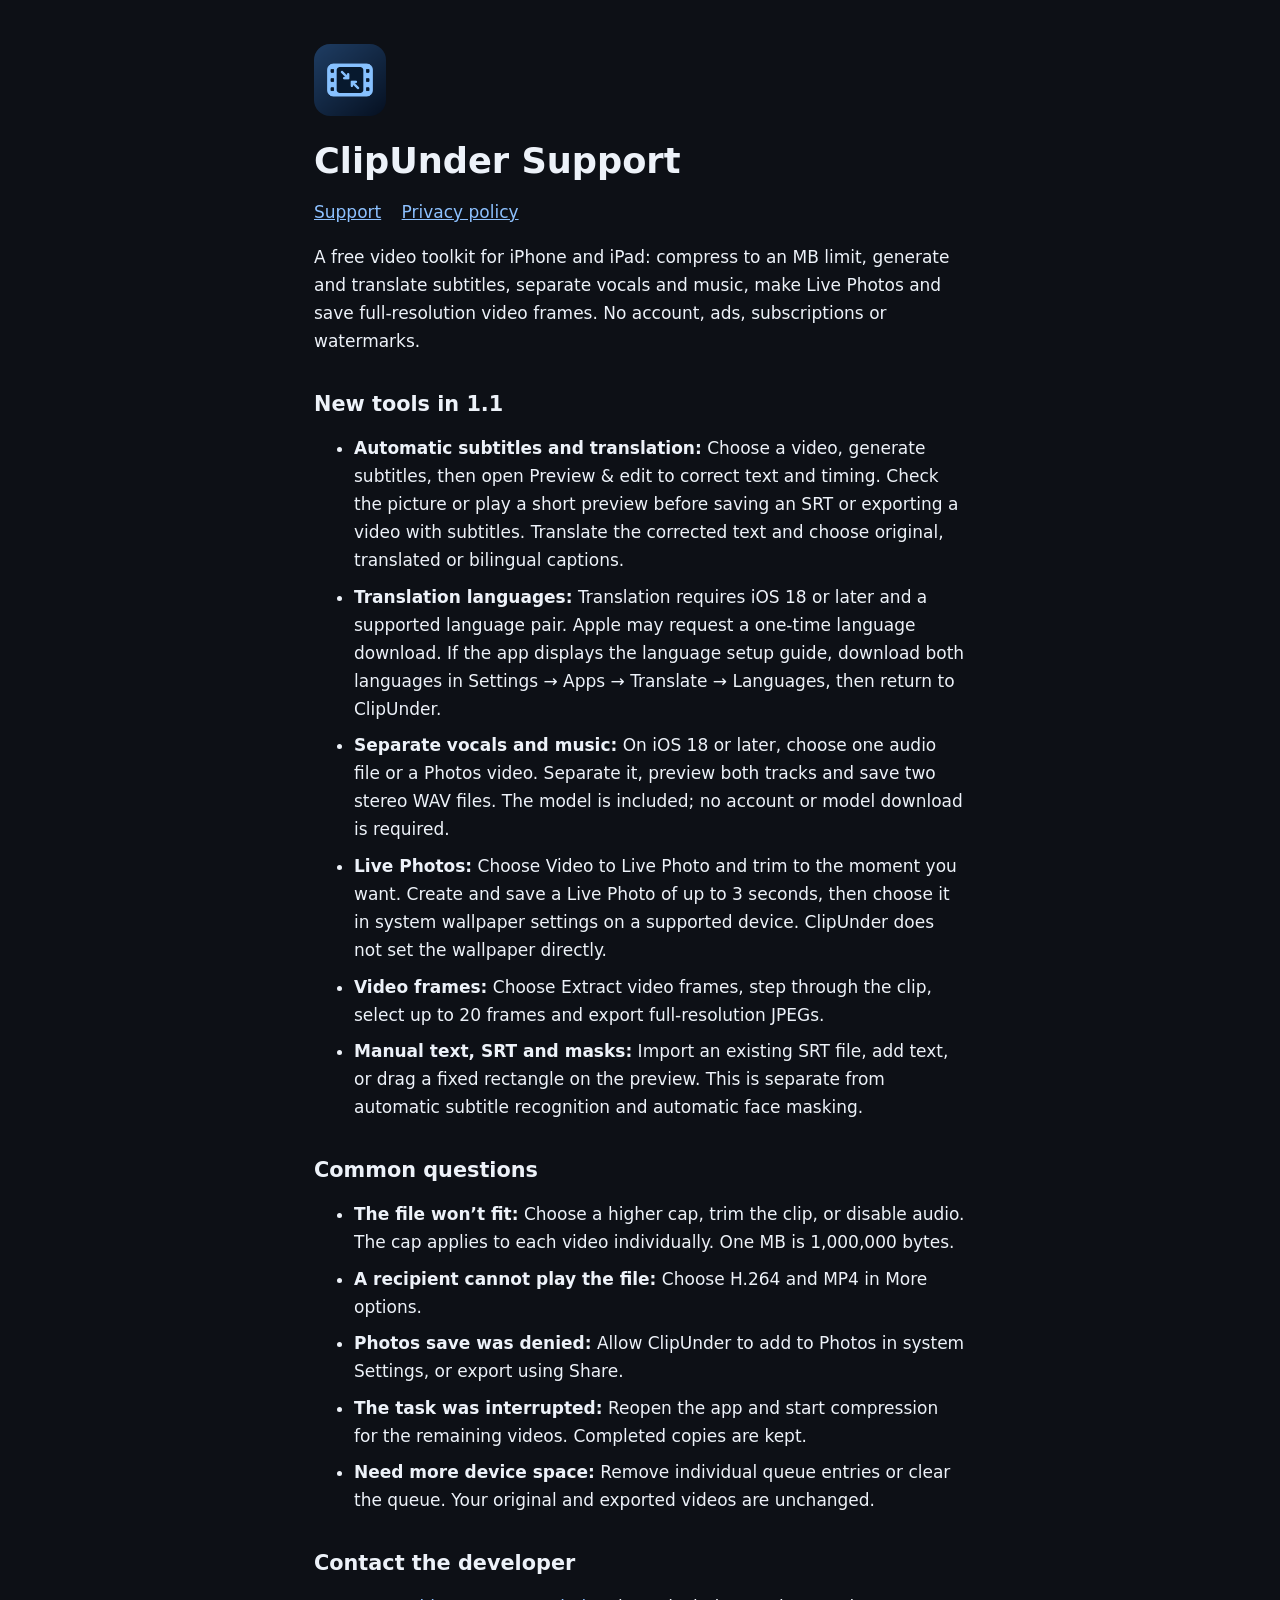
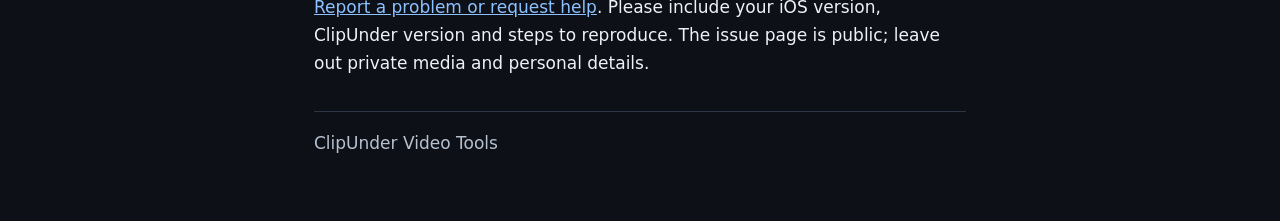
<file: index.html>
<!doctype html>
<html lang="en"><meta charset="utf-8"><meta name="viewport" content="width=device-width, initial-scale=1"><title>ClipUnder Support · ClipUnder</title><link rel="stylesheet" href="style.css"><main>
<img src="app-icon.png" alt="ClipUnder app icon"><h1>ClipUnder Support</h1>
<nav aria-label="ClipUnder links"><a href="index.html">Support</a><a href="privacy.html">Privacy policy</a></nav>
<p>A free video toolkit for iPhone and iPad: compress to an MB limit, generate and translate subtitles, separate vocals and music, make Live Photos and save full-resolution video frames. No account, ads, subscriptions or watermarks.</p>
<h2>New tools in 1.1</h2>
<ul><li><strong>Automatic subtitles and translation:</strong> Choose a video, generate subtitles, then open Preview &amp; edit to correct text and timing. Check the picture or play a short preview before saving an SRT or exporting a video with subtitles. Translate the corrected text and choose original, translated or bilingual captions.</li>
<li><strong>Translation languages:</strong> Translation requires iOS 18 or later and a supported language pair. Apple may request a one-time language download. If the app displays the language setup guide, download both languages in Settings → Apps → Translate → Languages, then return to ClipUnder.</li>
<li><strong>Separate vocals and music:</strong> On iOS 18 or later, choose one audio file or a Photos video. Separate it, preview both tracks and save two stereo WAV files. The model is included; no account or model download is required.</li>
<li><strong>Live Photos:</strong> Choose Video to Live Photo and trim to the moment you want. Create and save a Live Photo of up to 3 seconds, then choose it in system wallpaper settings on a supported device. ClipUnder does not set the wallpaper directly.</li>
<li><strong>Video frames:</strong> Choose Extract video frames, step through the clip, select up to 20 frames and export full-resolution JPEGs.</li>
<li><strong>Manual text, SRT and masks:</strong> Import an existing SRT file, add text, or drag a fixed rectangle on the preview. This is separate from automatic subtitle recognition and automatic face masking.</li></ul>
<h2>Common questions</h2><ul><li><strong>The file won’t fit:</strong> Choose a higher cap, trim the clip, or disable audio. The cap applies to each video individually. One MB is 1,000,000 bytes.</li><li><strong>A recipient cannot play the file:</strong> Choose H.264 and MP4 in More options.</li><li><strong>Photos save was denied:</strong> Allow ClipUnder to add to Photos in system Settings, or export using Share.</li><li><strong>The task was interrupted:</strong> Reopen the app and start compression for the remaining videos. Completed copies are kept.</li><li><strong>Need more device space:</strong> Remove individual queue entries or clear the queue. Your original and exported videos are unchanged.</li></ul>
<h2>Contact the developer</h2>
<p><a href="https://github.com/wanwanyahoo/clipunder-support/issues/new">Report a problem or request help</a>. Please include your iOS version, ClipUnder version and steps to reproduce. The issue page is public; leave out private media and personal details.</p>
<footer>ClipUnder Video Tools</footer></main></html>
</file>
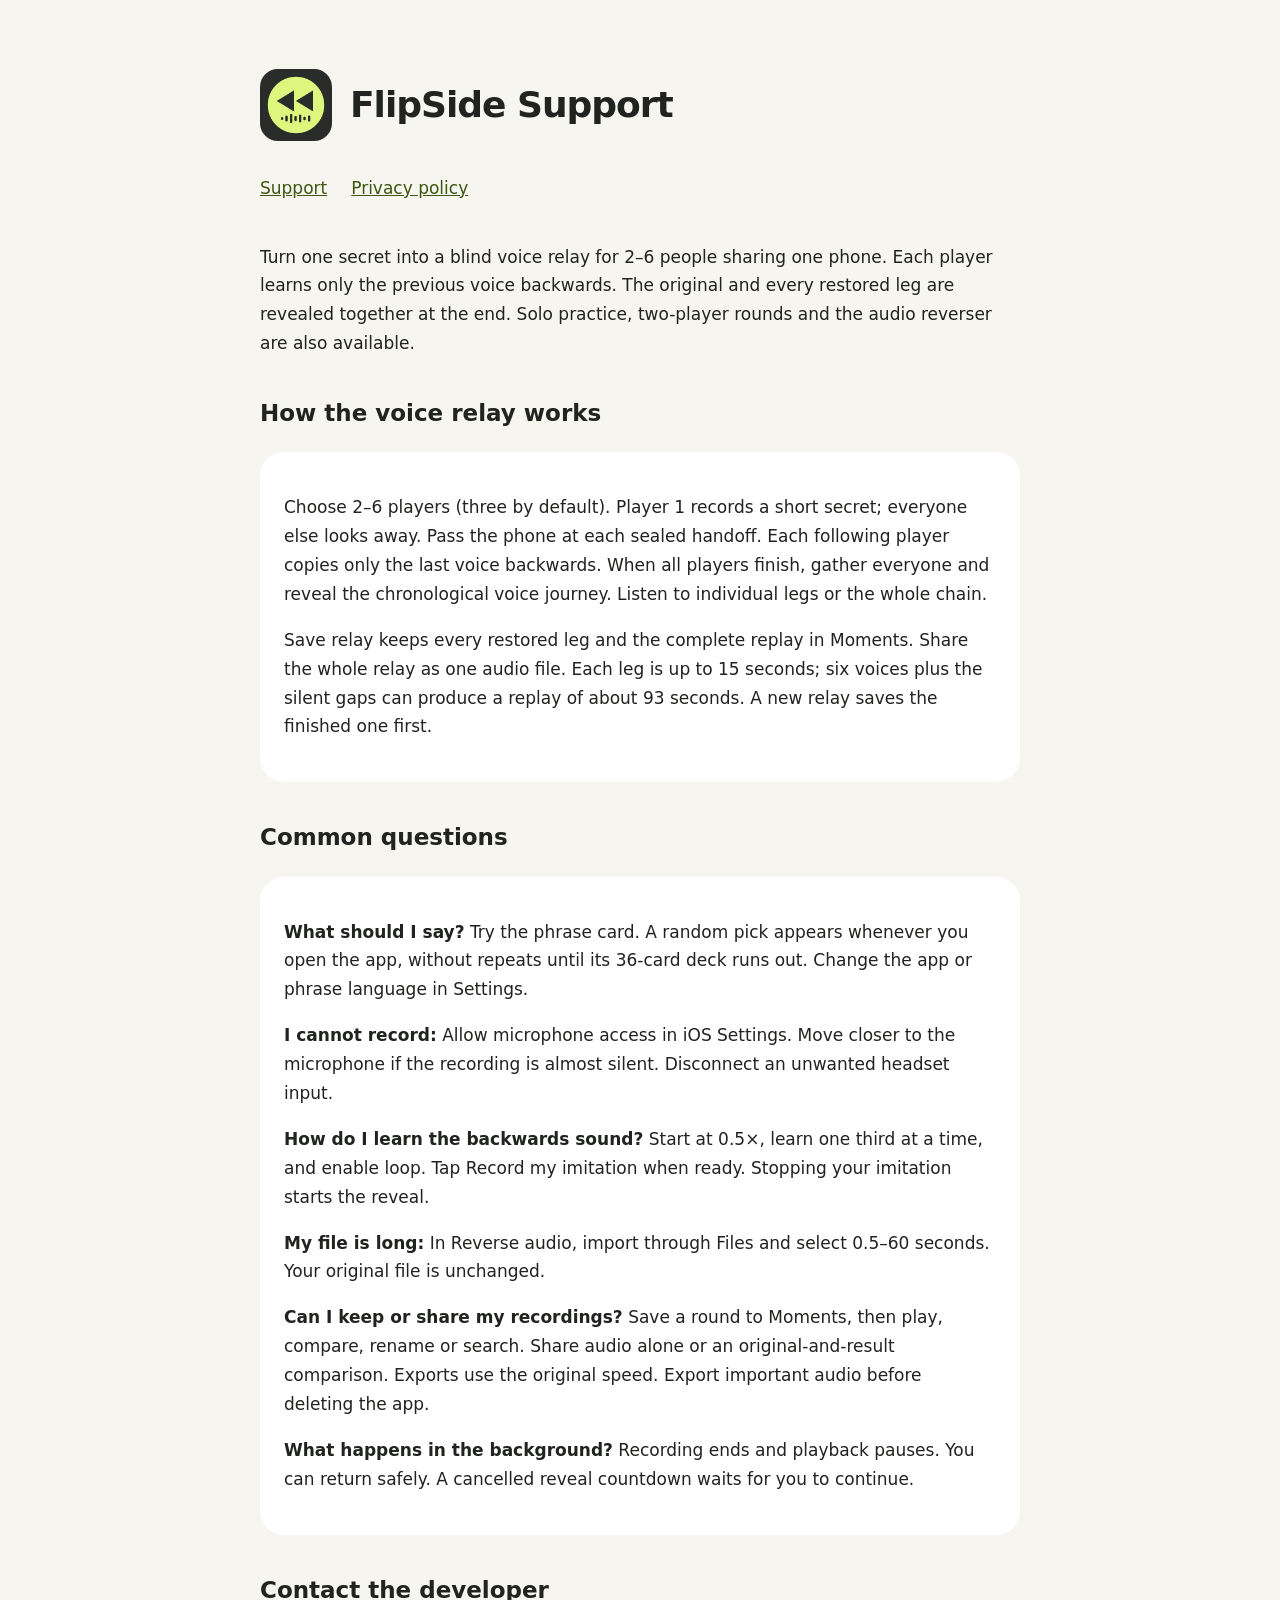
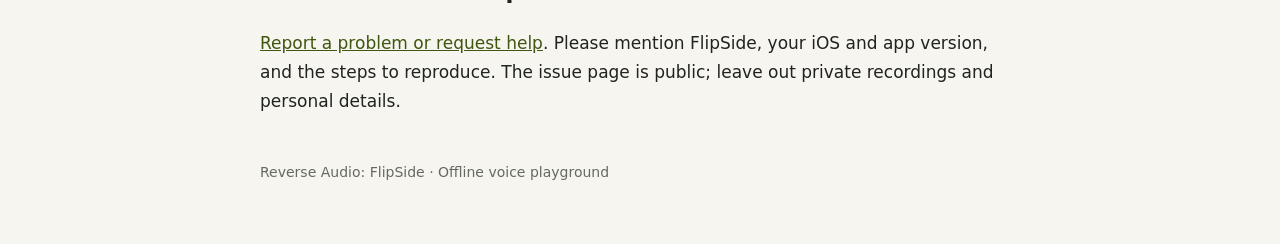
<file: flipside/index.html>
<!doctype html><html lang="en"><meta charset="utf-8"><meta name="viewport" content="width=device-width,initial-scale=1"><title>FlipSide Support · Reverse Audio: FlipSide</title><style>body{margin:0;background:#f6f5ef;color:#20231f;font:17px/1.7 system-ui,-apple-system,sans-serif}main{max-width:760px;margin:60px auto;padding:0 24px}a{color:#3f5610}header{display:flex;align-items:center;gap:18px}header img{width:72px;height:72px;border-radius:18px}h1{font-size:36px;line-height:1.15;letter-spacing:-1px}h2{font-size:23px;margin-top:36px}nav{display:flex;gap:24px;margin:24px 0 40px}.card{padding:24px;background:white;border-radius:24px}footer{font-size:14px;color:#65695e;margin:45px 0}strong{font-weight:650}</style><main><header><img src="app-icon.png" alt="FlipSide rewind and waveform icon"><h1>FlipSide Support</h1></header><nav><a href="index.html">Support</a><a href="privacy.html">Privacy policy</a></nav><p>Turn one secret into a blind voice relay for 2–6 people sharing one phone. Each player learns only the previous voice backwards. The original and every restored leg are revealed together at the end. Solo practice, two-player rounds and the audio reverser are also available.</p><h2>How the voice relay works</h2><div class="card"><p>Choose 2–6 players (three by default). Player 1 records a short secret; everyone else looks away. Pass the phone at each sealed handoff. Each following player copies only the last voice backwards. When all players finish, gather everyone and reveal the chronological voice journey. Listen to individual legs or the whole chain.</p><p>Save relay keeps every restored leg and the complete replay in Moments. Share the whole relay as one audio file. Each leg is up to 15 seconds; six voices plus the silent gaps can produce a replay of about 93 seconds. A new relay saves the finished one first.</p></div><h2>Common questions</h2><div class="card"><p><strong>What should I say?</strong> Try the phrase card. A random pick appears whenever you open the app, without repeats until its 36-card deck runs out. Change the app or phrase language in Settings.</p><p><strong>I cannot record:</strong> Allow microphone access in iOS Settings. Move closer to the microphone if the recording is almost silent. Disconnect an unwanted headset input.</p><p><strong>How do I learn the backwards sound?</strong> Start at 0.5×, learn one third at a time, and enable loop. Tap Record my imitation when ready. Stopping your imitation starts the reveal.</p><p><strong>My file is long:</strong> In Reverse audio, import through Files and select 0.5–60 seconds. Your original file is unchanged.</p><p><strong>Can I keep or share my recordings?</strong> Save a round to Moments, then play, compare, rename or search. Share audio alone or an original-and-result comparison. Exports use the original speed. Export important audio before deleting the app.</p><p><strong>What happens in the background?</strong> Recording ends and playback pauses. You can return safely. A cancelled reveal countdown waits for you to continue.</p></div><h2>Contact the developer</h2><p><a href="https://github.com/wanwanyahoo/clipunder-support/issues/new?title=FlipSide%20support">Report a problem or request help</a>. Please mention FlipSide, your iOS and app version, and the steps to reproduce. The issue page is public; leave out private recordings and personal details.</p><footer>Reverse Audio: FlipSide · Offline voice playground</footer></main></html>
</file>
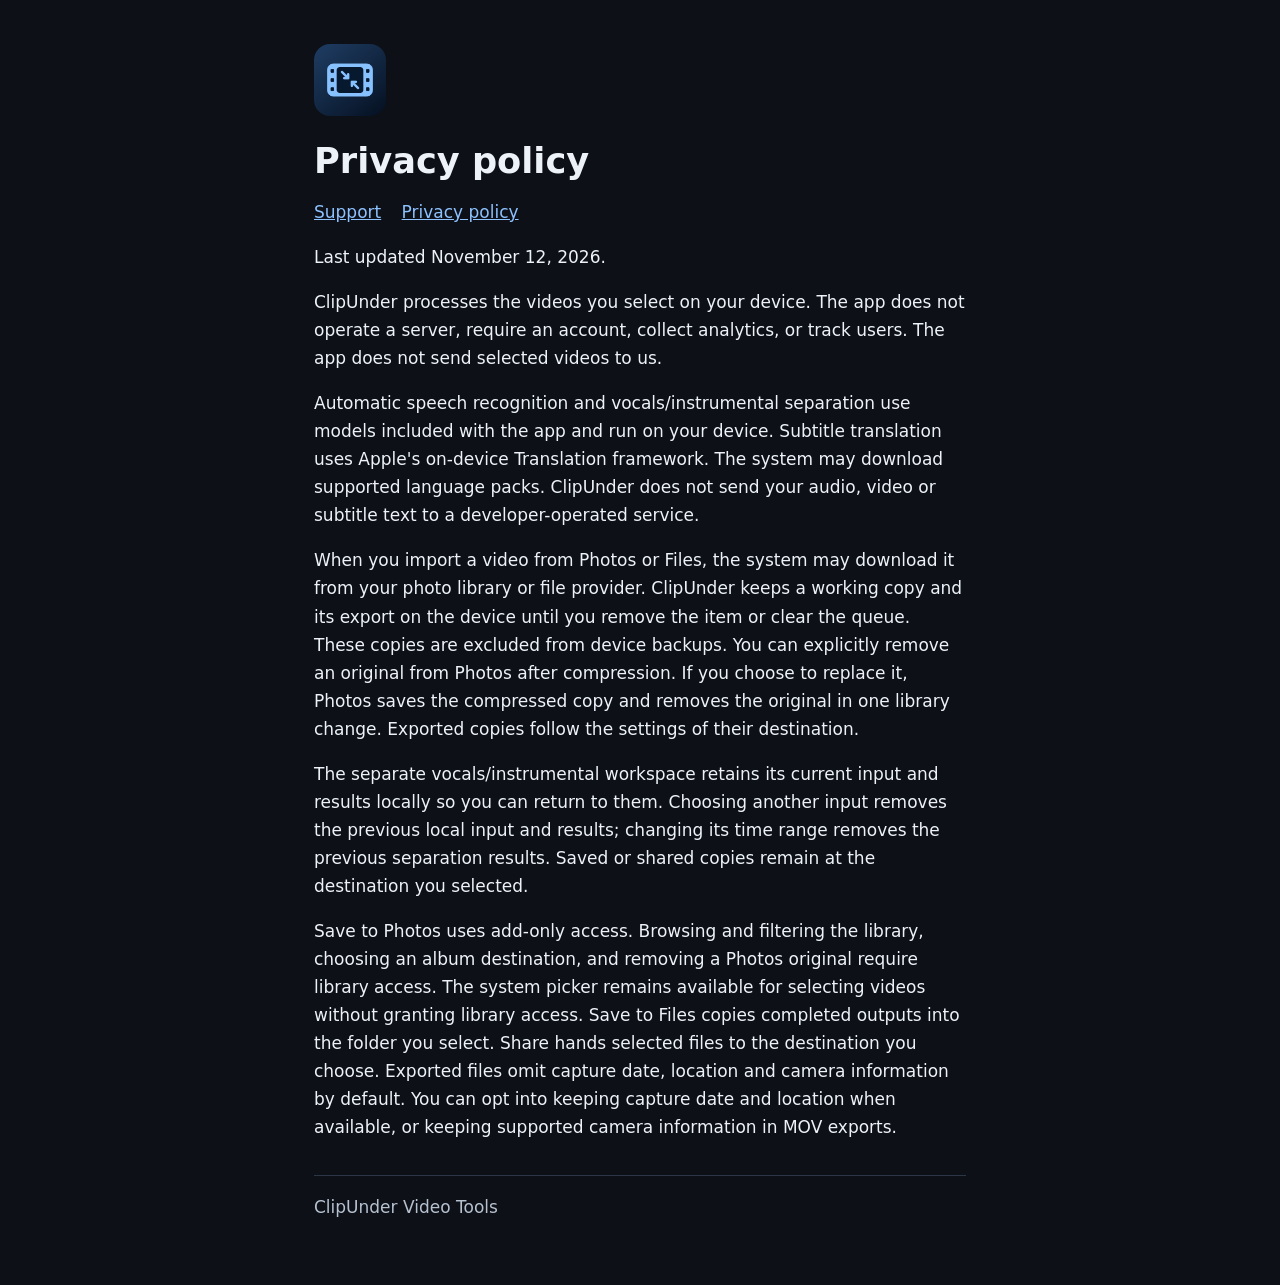
<file: privacy.html>
<!doctype html>
<html lang="en"><meta charset="utf-8"><meta name="viewport" content="width=device-width, initial-scale=1"><title>Privacy policy · ClipUnder</title><link rel="stylesheet" href="style.css"><main>
<img src="app-icon.png" alt="ClipUnder app icon"><h1>Privacy policy</h1>
<nav aria-label="ClipUnder links"><a href="index.html">Support</a><a href="privacy.html">Privacy policy</a></nav>
<p>Last updated November 12, 2026.</p>
<p>ClipUnder processes the videos you select on your device. The app does not operate a server, require an account, collect analytics, or track users. The app does not send selected videos to us.</p>
<p>Automatic speech recognition and vocals/instrumental separation use models included with the app and run on your device. Subtitle translation uses Apple's on-device Translation framework. The system may download supported language packs. ClipUnder does not send your audio, video or subtitle text to a developer-operated service.</p>
<p>When you import a video from Photos or Files, the system may download it from your photo library or file provider. ClipUnder keeps a working copy and its export on the device until you remove the item or clear the queue. These copies are excluded from device backups. You can explicitly remove an original from Photos after compression. If you choose to replace it, Photos saves the compressed copy and removes the original in one library change. Exported copies follow the settings of their destination.</p>
<p>The separate vocals/instrumental workspace retains its current input and results locally so you can return to them. Choosing another input removes the previous local input and results; changing its time range removes the previous separation results. Saved or shared copies remain at the destination you selected.</p>
<p>Save to Photos uses add-only access. Browsing and filtering the library, choosing an album destination, and removing a Photos original require library access. The system picker remains available for selecting videos without granting library access. Save to Files copies completed outputs into the folder you select. Share hands selected files to the destination you choose. Exported files omit capture date, location and camera information by default. You can opt into keeping capture date and location when available, or keeping supported camera information in MOV exports.</p>
<footer>ClipUnder Video Tools</footer></main></html>
</file>
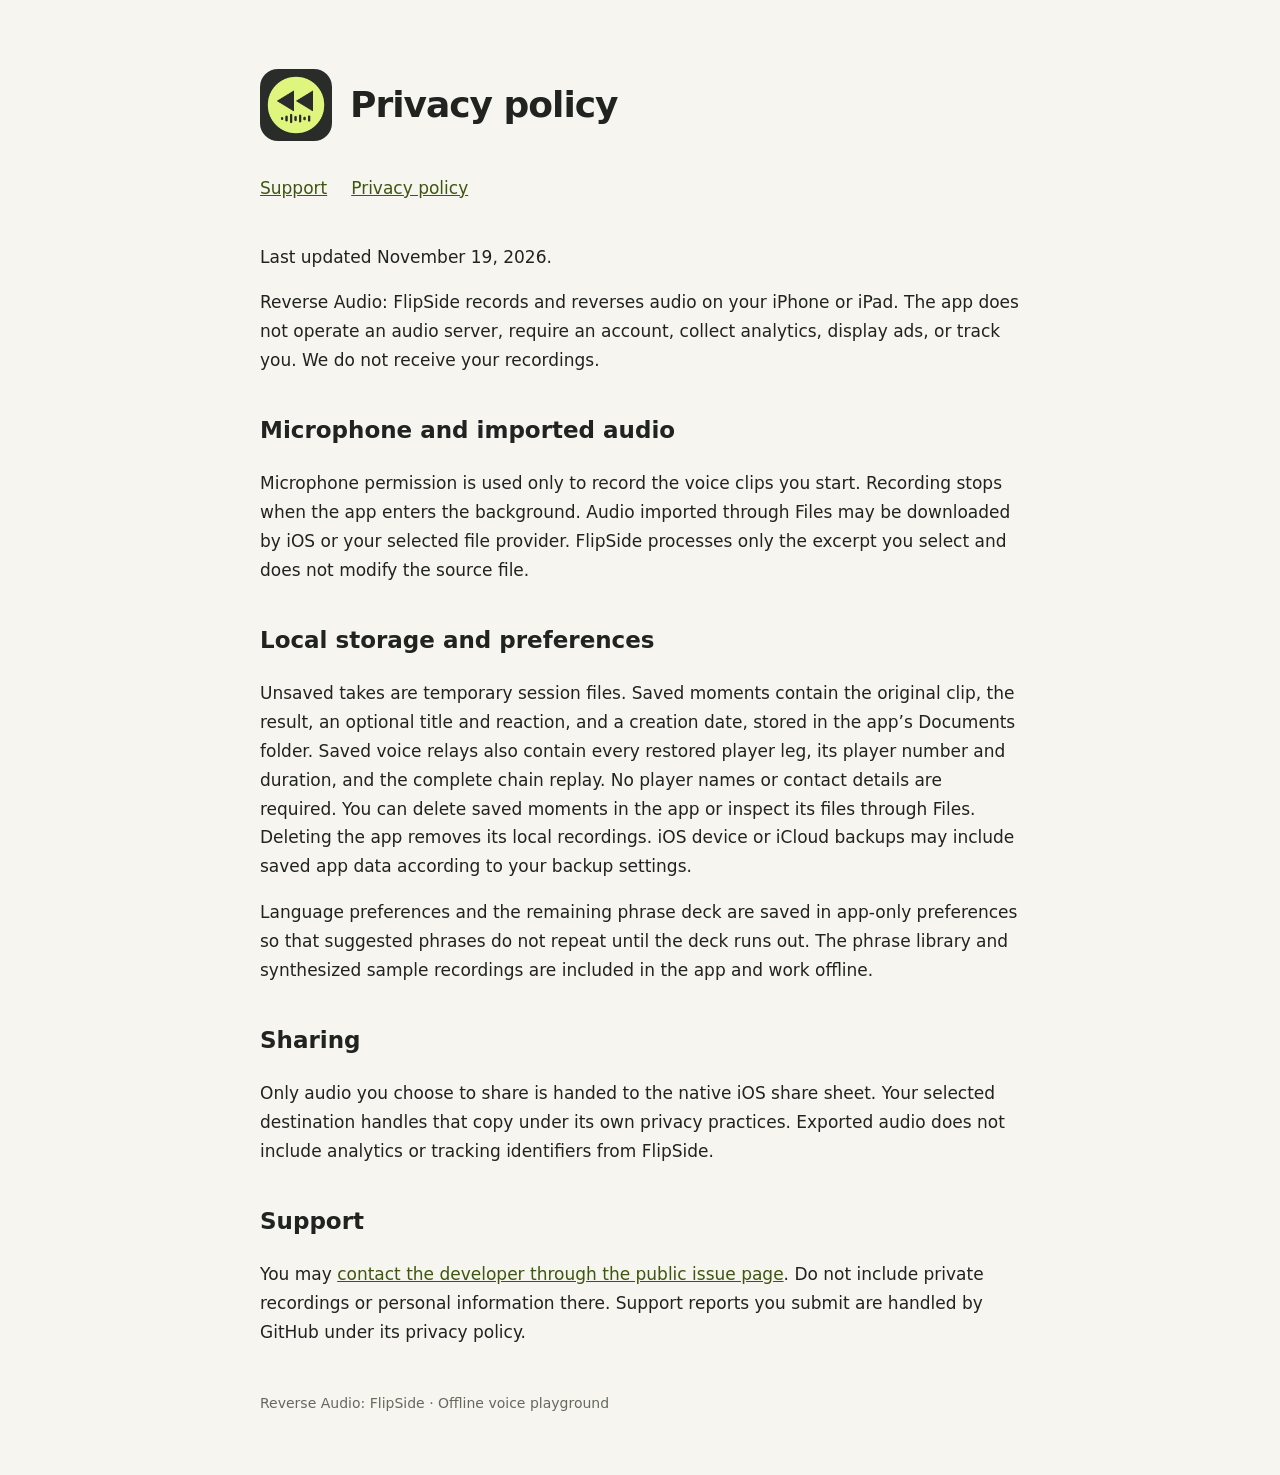
<file: flipside/privacy.html>
<!doctype html><html lang="en"><meta charset="utf-8"><meta name="viewport" content="width=device-width,initial-scale=1"><title>Privacy policy · Reverse Audio: FlipSide</title><style>body{margin:0;background:#f6f5ef;color:#20231f;font:17px/1.7 system-ui,-apple-system,sans-serif}main{max-width:760px;margin:60px auto;padding:0 24px}a{color:#3f5610}header{display:flex;align-items:center;gap:18px}header img{width:72px;height:72px;border-radius:18px}h1{font-size:36px;line-height:1.15;letter-spacing:-1px}h2{font-size:23px;margin-top:36px}nav{display:flex;gap:24px;margin:24px 0 40px}.card{padding:24px;background:white;border-radius:24px}footer{font-size:14px;color:#65695e;margin:45px 0}strong{font-weight:650}</style><main><header><img src="app-icon.png" alt="FlipSide rewind and waveform icon"><h1>Privacy policy</h1></header><nav><a href="index.html">Support</a><a href="privacy.html">Privacy policy</a></nav><p>Last updated November 19, 2026.</p><p>Reverse Audio: FlipSide records and reverses audio on your iPhone or iPad. The app does not operate an audio server, require an account, collect analytics, display ads, or track you. We do not receive your recordings.</p><h2>Microphone and imported audio</h2><p>Microphone permission is used only to record the voice clips you start. Recording stops when the app enters the background. Audio imported through Files may be downloaded by iOS or your selected file provider. FlipSide processes only the excerpt you select and does not modify the source file.</p><h2>Local storage and preferences</h2><p>Unsaved takes are temporary session files. Saved moments contain the original clip, the result, an optional title and reaction, and a creation date, stored in the app’s Documents folder. Saved voice relays also contain every restored player leg, its player number and duration, and the complete chain replay. No player names or contact details are required. You can delete saved moments in the app or inspect its files through Files. Deleting the app removes its local recordings. iOS device or iCloud backups may include saved app data according to your backup settings.</p><p>Language preferences and the remaining phrase deck are saved in app-only preferences so that suggested phrases do not repeat until the deck runs out. The phrase library and synthesized sample recordings are included in the app and work offline.</p><h2>Sharing</h2><p>Only audio you choose to share is handed to the native iOS share sheet. Your selected destination handles that copy under its own privacy practices. Exported audio does not include analytics or tracking identifiers from FlipSide.</p><h2>Support</h2><p>You may <a href="https://github.com/wanwanyahoo/clipunder-support/issues/new?title=FlipSide%20support">contact the developer through the public issue page</a>. Do not include private recordings or personal information there. Support reports you submit are handled by GitHub under its privacy policy.</p><footer>Reverse Audio: FlipSide · Offline voice playground</footer></main></html>
</file>
<file: style.css>
*{box-sizing:border-box}body{margin:0;background:#0d1016;color:#edf2f9;font:17px/1.65 system-ui,sans-serif}main{max-width:700px;margin:0 auto;padding:44px 24px 64px}h1,h2{line-height:1.2}h1{font-size:2.2rem;margin:.45em 0}h2{font-size:1.3rem;margin-top:1.75em}a{color:#8dc1ff}img{width:72px;height:72px;border-radius:16px}nav{display:flex;gap:1.2em}li{margin:.5em 0}footer{color:#b6c1d0;margin-top:2em;border-top:1px solid #2c3647;padding-top:1em}
</file>
